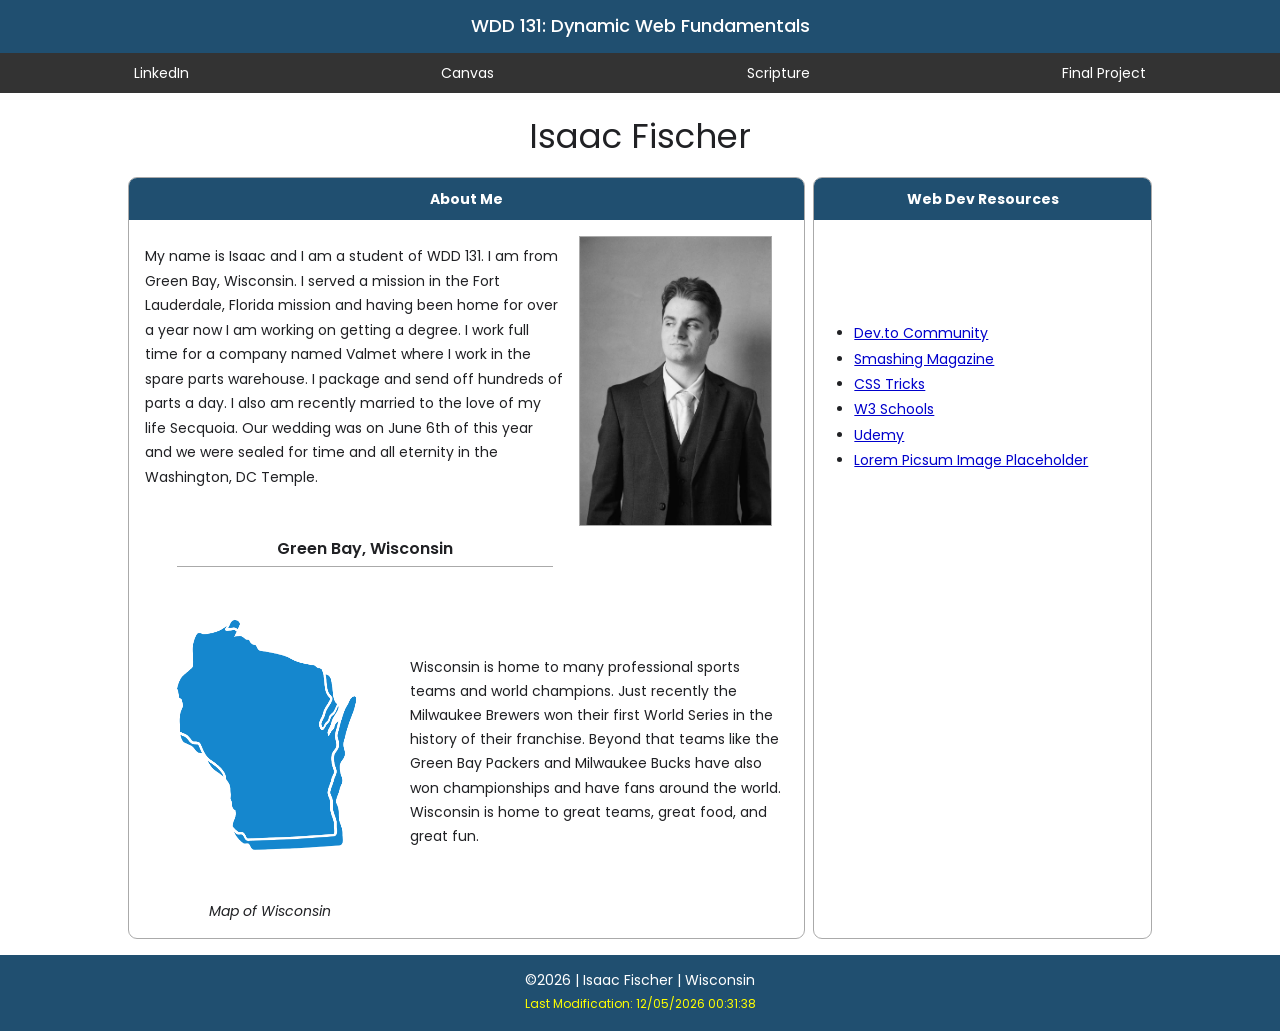
<file: index.html>
<!DOCTYPE html>
<html lang="en">
<head>
    <meta charset="UTF-8">
    <meta name="viewport" content="width=device-width, initial-scale=1.0">
    <meta name="description" content="WDD 131 | Dynamic Web Fundamentals, Isaac Fischer, My home page for class WDD 131">
    <meta name="author" content="Isaac Fischer">
    <title>WDD 131 | Dynamic Web Fundamentals | Isaac Fischer</title>
    <link rel="stylesheet" href="styles/base.css">
    <script src="scripts/getdates.js" defer></script>
    <link rel="preconnect" href="https://fonts.googleapis.com">
    <link rel="preconnect" href="https://fonts.gstatic.com" crossorigin>
    <link href="https://fonts.googleapis.com/css2?family=Poppins:wght@400;500;600;700&display=swap"
          rel="stylesheet">
</head>

<body>
<header>
<span id="course-title">
            WDD 131: Dynamic Web Fundamentals
</span>
<nav>
    <a href="https://www.linkedin.com/" target="_blank" rel="noopener noreferrer">LinkedIn</a>

    <a href="https://byupw.instructure.com/" target="_blank" rel="noopener noreferrer">Canvas</a>

    <a href="https://www.churchofjesuschrist.org/study/scriptures/bofm/2-ne/26?lang=eng" target="_blank" rel="noopener noreferrer">Scripture</a>

    <a href="#final-project">Final Project</a>
</nav>
</header>
<main>
<h1>Isaac Fischer</h1>
<div class="card-container">
    <section class="card about-card">
        <h2>About Me</h2>

        <div class="card-content">
            <img
                class="profile-photo"
                src="images/profile-1.jpeg"
                alt="Portrait of Isaac"
            >

            <p class="biography">
                My name is Isaac and I am a student of WDD 131. I am from Green Bay, Wisconsin.
                I served a mission in the Fort Lauderdale, Florida mission and having been home for over
                a year now I am working on getting a degree. I work full time for a company named Valmet where 
                I work in the spare parts warehouse. I package and send off hundreds of parts a day. I also am recently 
                married to the love of my life Secquoia. Our wedding was on June 6th of this year and we were sealed
                for time and all eternity in the Washington, DC Temple.
            </p>

            <h3 class="location">Green Bay, Wisconsin</h3>

            <div class="wisconsin">
                <figure class="map">
                    <img src="images/wisconsin.png" alt="Map of Wisconsin">

                    <figcaption>
                        Map of Wisconsin
                    </figcaption>
                </figure>  
                <p>
                    Wisconsin is home to many professional sports teams and world champions.
                    Just recently the Milwaukee Brewers won their first World Series in the 
                    history of their franchise. Beyond that teams like the Green Bay Packers and 
                    Milwaukee Bucks have also won championships and have fans around the world. 
                    Wisconsin is home to great teams, great food, and great fun.
                </p>
            </div>
        </div>
    </section>
    <section class="card resources-card">
                <h2>Web Dev Resources</h2>

                <div class="card-content">
                    <ul>
                        <li>
                            <a href="https://dev.to/"
                               target="_blank"
                               rel="noopener noreferrer">
                                Dev.to Community
                            </a>
                        </li>

                        <li>
                            <a href="https://www.smashingmagazine.com/"
                               target="_blank"
                               rel="noopener noreferrer">
                                Smashing Magazine
                            </a>
                        </li>

                        <li>
                            <a href="https://css-tricks.com/"
                               target="_blank"
                               rel="noopener noreferrer">
                                CSS Tricks
                            </a>
                        </li>

                        <li>
                            <a href="https://www.w3schools.com/"
                               target="_blank"
                               rel="noopener noreferrer">
                                W3 Schools
                            </a>
                        </li>

                        <li>
                            <a href="https://www.udemy.com/"
                               target="_blank"
                               rel="noopener noreferrer">
                                Udemy
                            </a>
                        </li>

                        <li>
                            <a href="https://picsum.photos/"
                               target="_blank"
                               rel="noopener noreferrer">
                                Lorem Picsum Image Placeholder
                            </a>
                        </li>
                    </ul>
                </div>
            </section>

        </div>
</main>
<footer id="final-project">
        <p class="copyright">
            &copy;<span id="currentyear"></span>
            | Isaac Fischer | Wisconsin
        </p>

        <p id="lastModified"></p>
</footer>
</body>
</html>
</file>
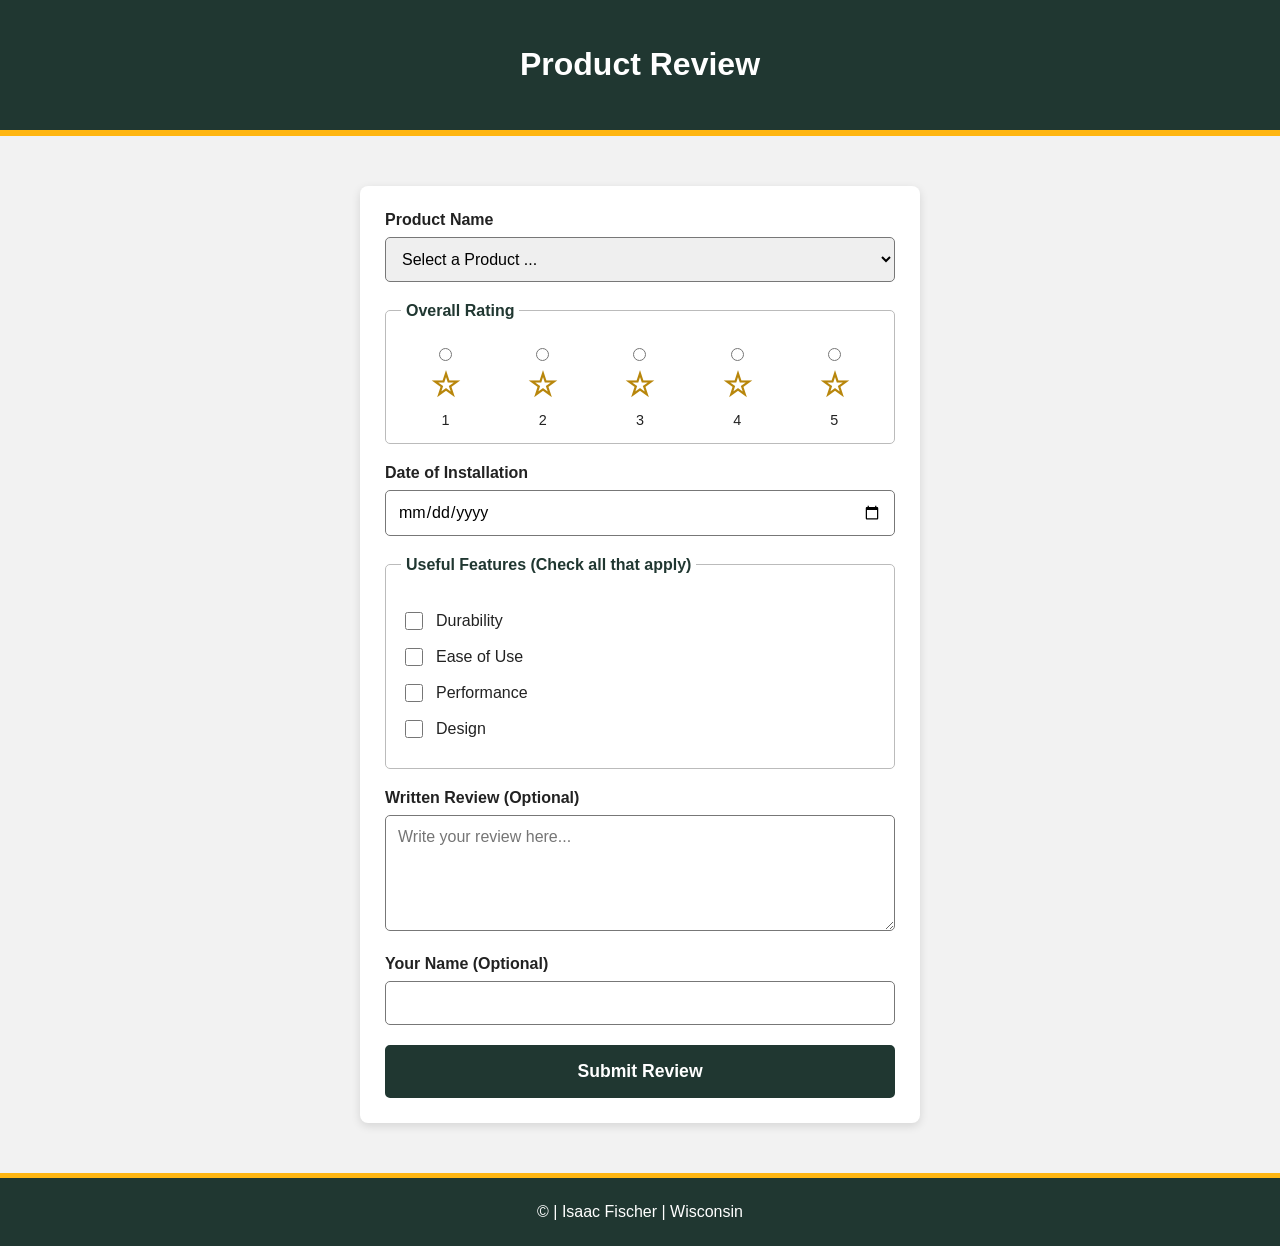
<file: form.html>
<!DOCTYPE html>
<html lang="en">
<head>
    <meta charset="UTF-8">
    <meta name="viewport" content="width=device-width, initial-scale=1.0">
    <meta name="description" content="This is a generic form to submit a product review for WDD 131">
    <meta name="author" content="Isaac Fischer">
    <title>Product Review Form</title>
    <link rel="stylesheet" href="styles/form.css">
    <script src="scripts/form.js" defer></script>
    <link rel="preconnect" href="https://fonts.googleapis.com">
    <link rel="preconnect" href="https://fonts.gstatic.com" crossorigin>
    <link href="https://fonts.googleapis.com/css2?family=Poppins:wght@400;500;600;700&display=swap"
          rel="stylesheet">
</head>

<body>
    <header>
        <h1>Product Review</h1>
    </header>

    <main>
        <form method="get" action="review.html">

            <label for="product">Product Name</label>
            <select id="product" name="product" required>
                <option value="" disabled selected>Select a Product ...</option>
            </select>

            <fieldset>
                <legend>Overall Rating</legend>

                <div class="rating">
                    <div>
                        <input type="radio" id="rating1"
                            name="rating" value="1" required>
                        <label for="rating1">☆</label>
                        <span>1</span>
                    </div>

                    <div>
                        <input type="radio" id="rating2"
                            name="rating" value="2" required>
                        <label for="rating2">☆</label>
                        <span>2</span>
                    </div>

                    <div>
                        <input type="radio" id="rating3"
                            name="rating" value="3" required>
                        <label for="rating3">☆</label>
                        <span>3</span>
                    </div>

                    <div>
                        <input type="radio" id="rating4"
                            name="rating" value="4" required>
                        <label for="rating4">☆</label>
                        <span>4</span>
                    </div>

                    <div>
                        <input type="radio" id="rating5"
                            name="rating" value="5" required>
                        <label for="rating5">☆</label>
                        <span>5</span>
                    </div>
                </div>
            </fieldset>

            <label for="installation">Date of Installation</label>
            <input type="date" id="installation"
                name="installation" required>

            <fieldset>
                <legend>Useful Features (Check all that apply)</legend>

                <label class="checkbox-label" for="durability">
                    <input type="checkbox" id="durability"
                        name="features" value="Durability">
                    Durability
                </label>

                <label class="checkbox-label" for="ease">
                    <input type="checkbox" id="ease"
                        name="features" value="Ease of Use">
                    Ease of Use
                </label>

                <label class="checkbox-label" for="performance">
                    <input type="checkbox" id="performance"
                        name="features" value="Performance">
                    Performance
                </label>

                <label class="checkbox-label" for="design">
                    <input type="checkbox" id="design"
                        name="features" value="Design">
                    Design
                </label>
            </fieldset>

            <label for="written-review">
                Written Review (Optional)
            </label>
            <textarea id="written-review"
                name="written-review"
                rows="5"
                placeholder="Write your review here..."></textarea>

            <label for="username">Your Name (Optional)</label>
            <input type="text" id="username" name="username">

            <input type="submit" value="Submit Review">
        </form>
    </main>

    <footer id="final-project">
        <p class="copyright">
            &copy;<span id="currentyear"></span>
            | Isaac Fischer | Wisconsin
        </p>

        <p id="lastModified"></p>
</footer>
</body>
</html>
</file>
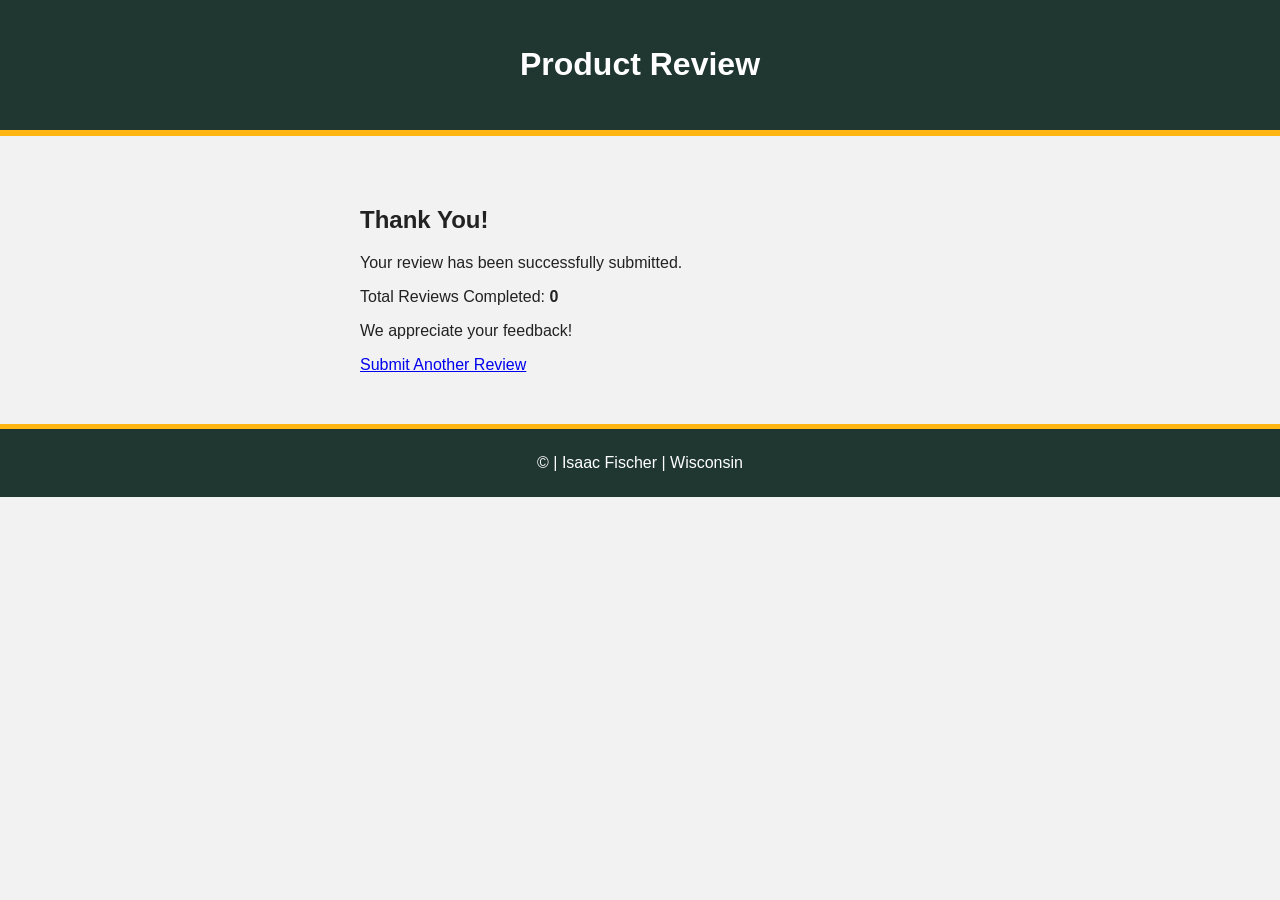
<file: review.html>
<!DOCTYPE html>
<html lang="en">
<head>
    <meta charset="UTF-8">
    <meta name="viewport" content="width=device-width, initial-scale=1.0">
    <meta name="description" content="Product review page to confirm review was successully submitted">
    <meta name="author" content="Isaac Fischer">
    <title>Review Submitted</title>
    <link rel="stylesheet" href="styles/form.css">
    <script src="scripts/review.js" defer></script>
    <link rel="preconnect" href="https://fonts.googleapis.com">
    <link rel="preconnect" href="https://fonts.gstatic.com" crossorigin>
    <link href="https://fonts.googleapis.com/css2?family=Poppins:wght@400;500;600;700&display=swap"
          rel="stylesheet">
</head>

<body>
    <header>
        <h1>Product Review</h1>
    </header>

    <main>
        <section class="confirmation">
            <h2>Thank You!</h2>

            <p>Your review has been successfully submitted.</p>

            <p>
                Total Reviews Completed:
                <strong id="review-count">0</strong>
            </p>

            <p>We appreciate your feedback!</p>

            <a href="form.html">Submit Another Review</a>
        </section>
    </main>

    <footer id="final-project">
        <p class="copyright">
            &copy;<span id="currentyear"></span>
            | Isaac Fischer | Wisconsin
        </p>

        <p id="lastModified"></p>
</body>
</html>
</file>
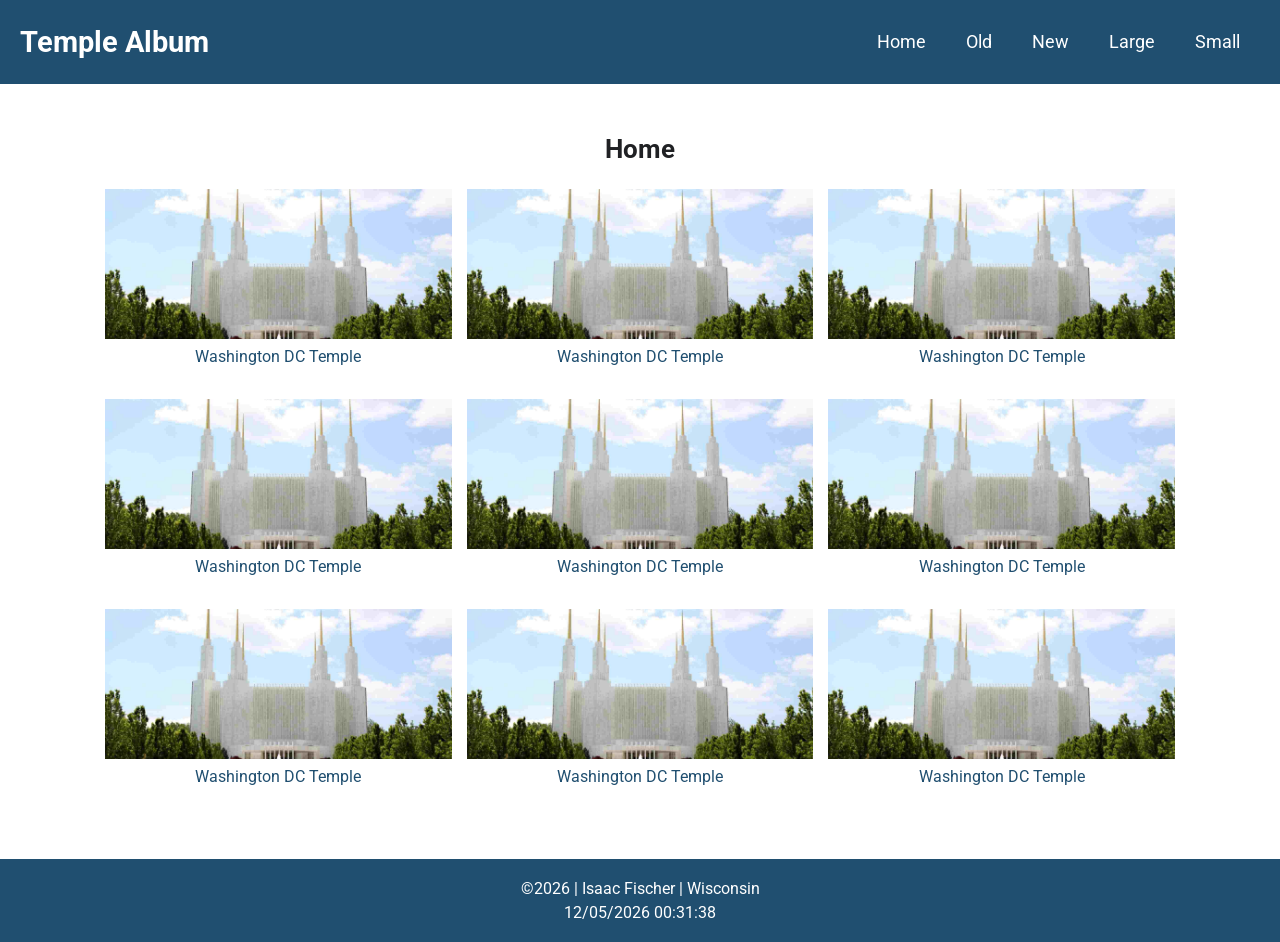
<file: temples.html>
<!DOCTYPE html>
<html lang="en">
<head>
    <meta charset="UTF-8">
    <meta name="viewport" content="width=device-width, initial-scale=1.0">
    <meta name="description" content="Temple Album featuring photos of several kinds of temples with different shapes and sizes.">
    <meta name="author" content="Isaac Fischer">
    <title>Temple Album</title>

    <!-- Google Fonts -->
    <link rel="preconnect" href="https://fonts.googleapis.com">
    <link rel="preconnect" href="https://fonts.gstatic.com" crossorigin>
    <link href="https://fonts.googleapis.com/css2?family=Roboto:wght@400;500;700&display=swap"
          rel="stylesheet">

    <!-- CSS files: mobile first -->
    <link rel="stylesheet" href="styles/temples.css">
    <link rel="stylesheet" href="styles/temples-large.css">

    <!-- JavaScript -->
    <script src="scripts/temples.js" defer></script>
</head>

<body>

    <header>
        <div class="header-container">
            <h2>Temple Album</h2>

            <button id="menu-button"
                    aria-label="Open navigation menu"
                    aria-expanded="false">
                ☰
            </button>

            <nav id="navigation">
                <a href="temples.html">Home</a>
                <a href="#old">Old</a>
                <a href="#new">New</a>
                <a href="#large">Large</a>
                <a href="#small">Small</a>
            </nav>
        </div>
    </header>

    <main>
        <h1>Home</h1>

        <div class="temple-grid">

            <figure>
                <img src="images/dc-temple.jpeg"
                     alt="Washington DC Temple">
                <figcaption>Washington DC Temple</figcaption>
            </figure>

            <figure>
                <img src="images/dc-temple.jpeg"
                     alt="Washington DC Temple">
                <figcaption>Washington DC Temple</figcaption>
            </figure>

            <figure>
                <img src="images/dc-temple.jpeg"
                     alt="Washington DC Temple">
                <figcaption>Washington DC Temple</figcaption>
            </figure>

            <figure>
                <img src="images/dc-temple.jpeg"
                     alt="Washington DC Temple">
                <figcaption>Washington DC Temple</figcaption>
            </figure>

            <figure>
                <img src="images/dc-temple.jpeg"
                     alt="Washington DC Temple">
                <figcaption>Washington DC Temple</figcaption>
            </figure>

            <figure>
                <img src="images/dc-temple.jpeg"
                     alt="Washington DC Temple">
                <figcaption>Washington DC Temple</figcaption>
            </figure>

            <figure>
                <img src="images/dc-temple.jpeg"
                     alt="Washington DC Temple">
                <figcaption>Washington DC Temple</figcaption>
            </figure>

            <figure>
                <img src="images/dc-temple.jpeg"
                     alt="Washington DC Temple">
                <figcaption>Washington DC Temple</figcaption>
            </figure>

            <figure>
                <img src="images/dc-temple.jpeg"
                     alt="Washington DC Temple">
                <figcaption>Washington DC Temple</figcaption>
            </figure>

        </div>
    </main>

    <footer id="final-project">
        <p class="copyright">
            &copy;<span id="currentyear"></span>
            | Isaac Fischer | Wisconsin
        </p>

        <p id="lastModified"></p>
</footer>

</body>
</html>
</file>
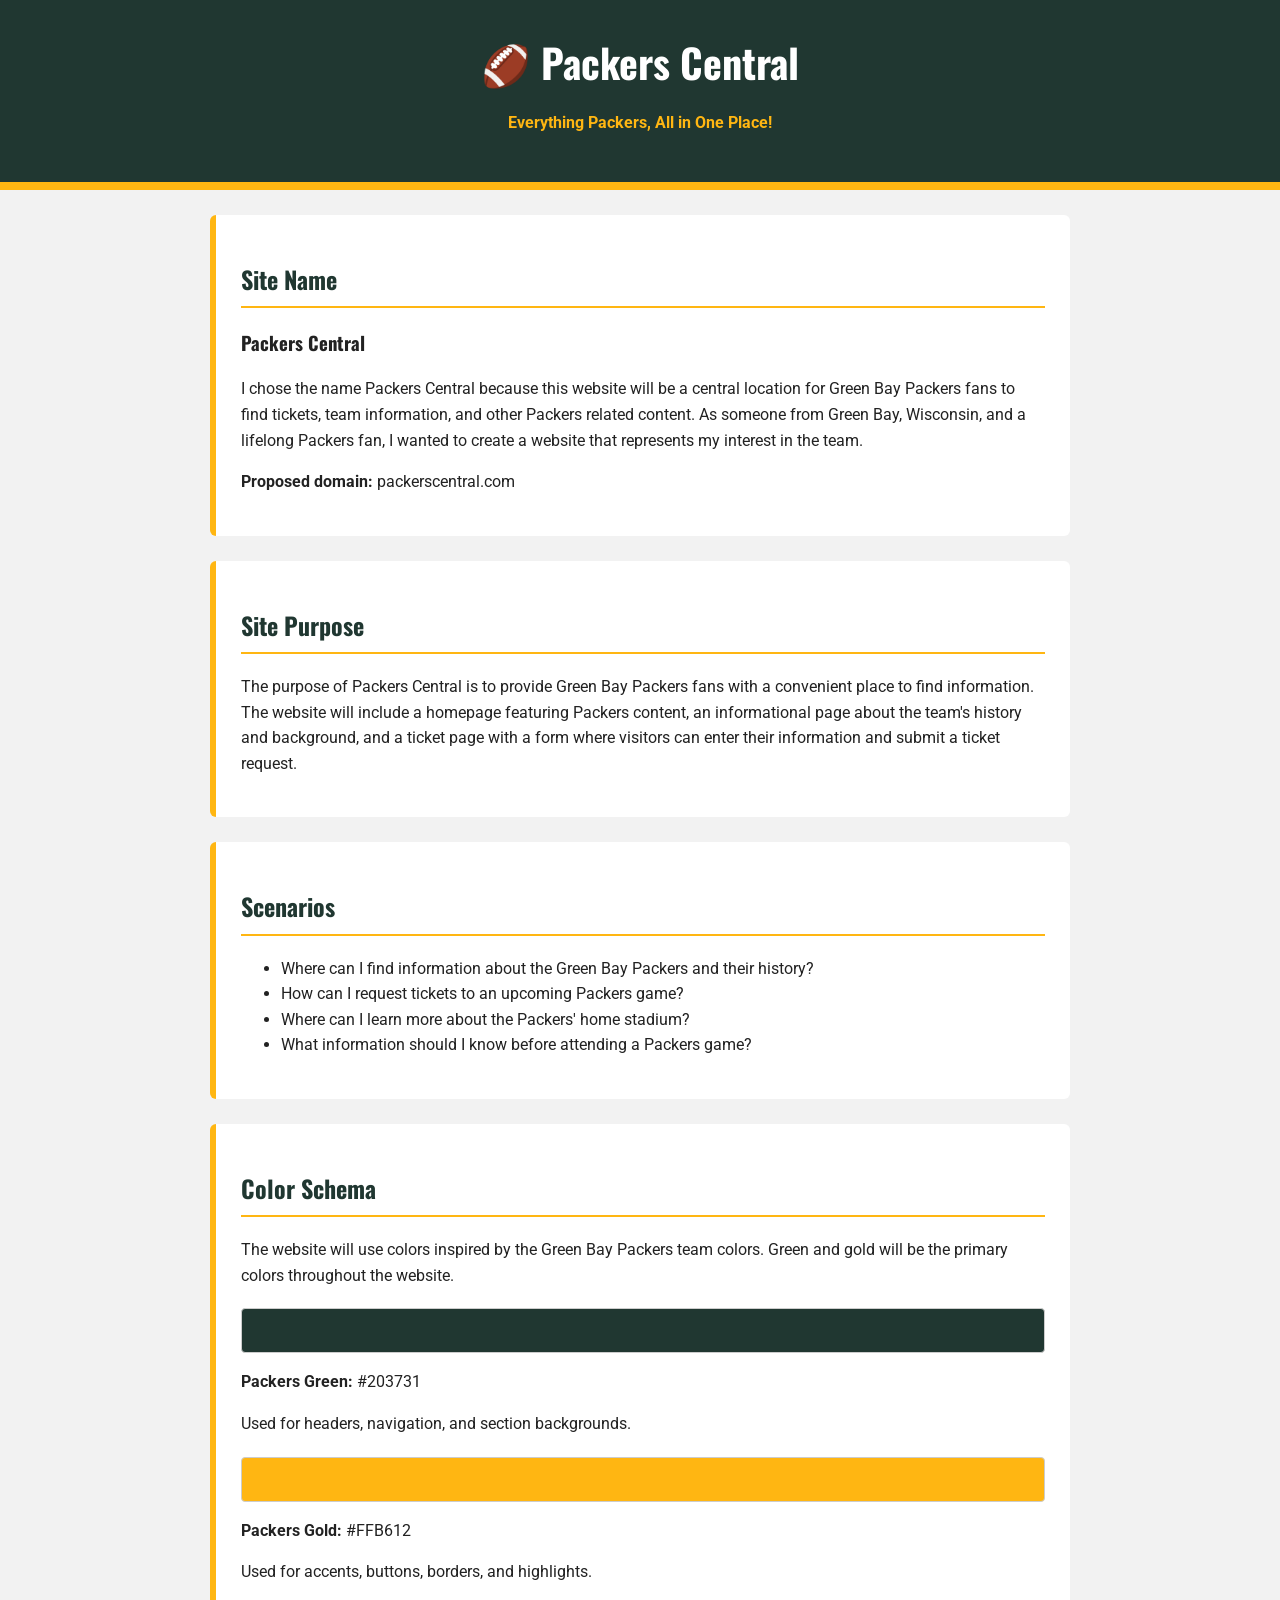
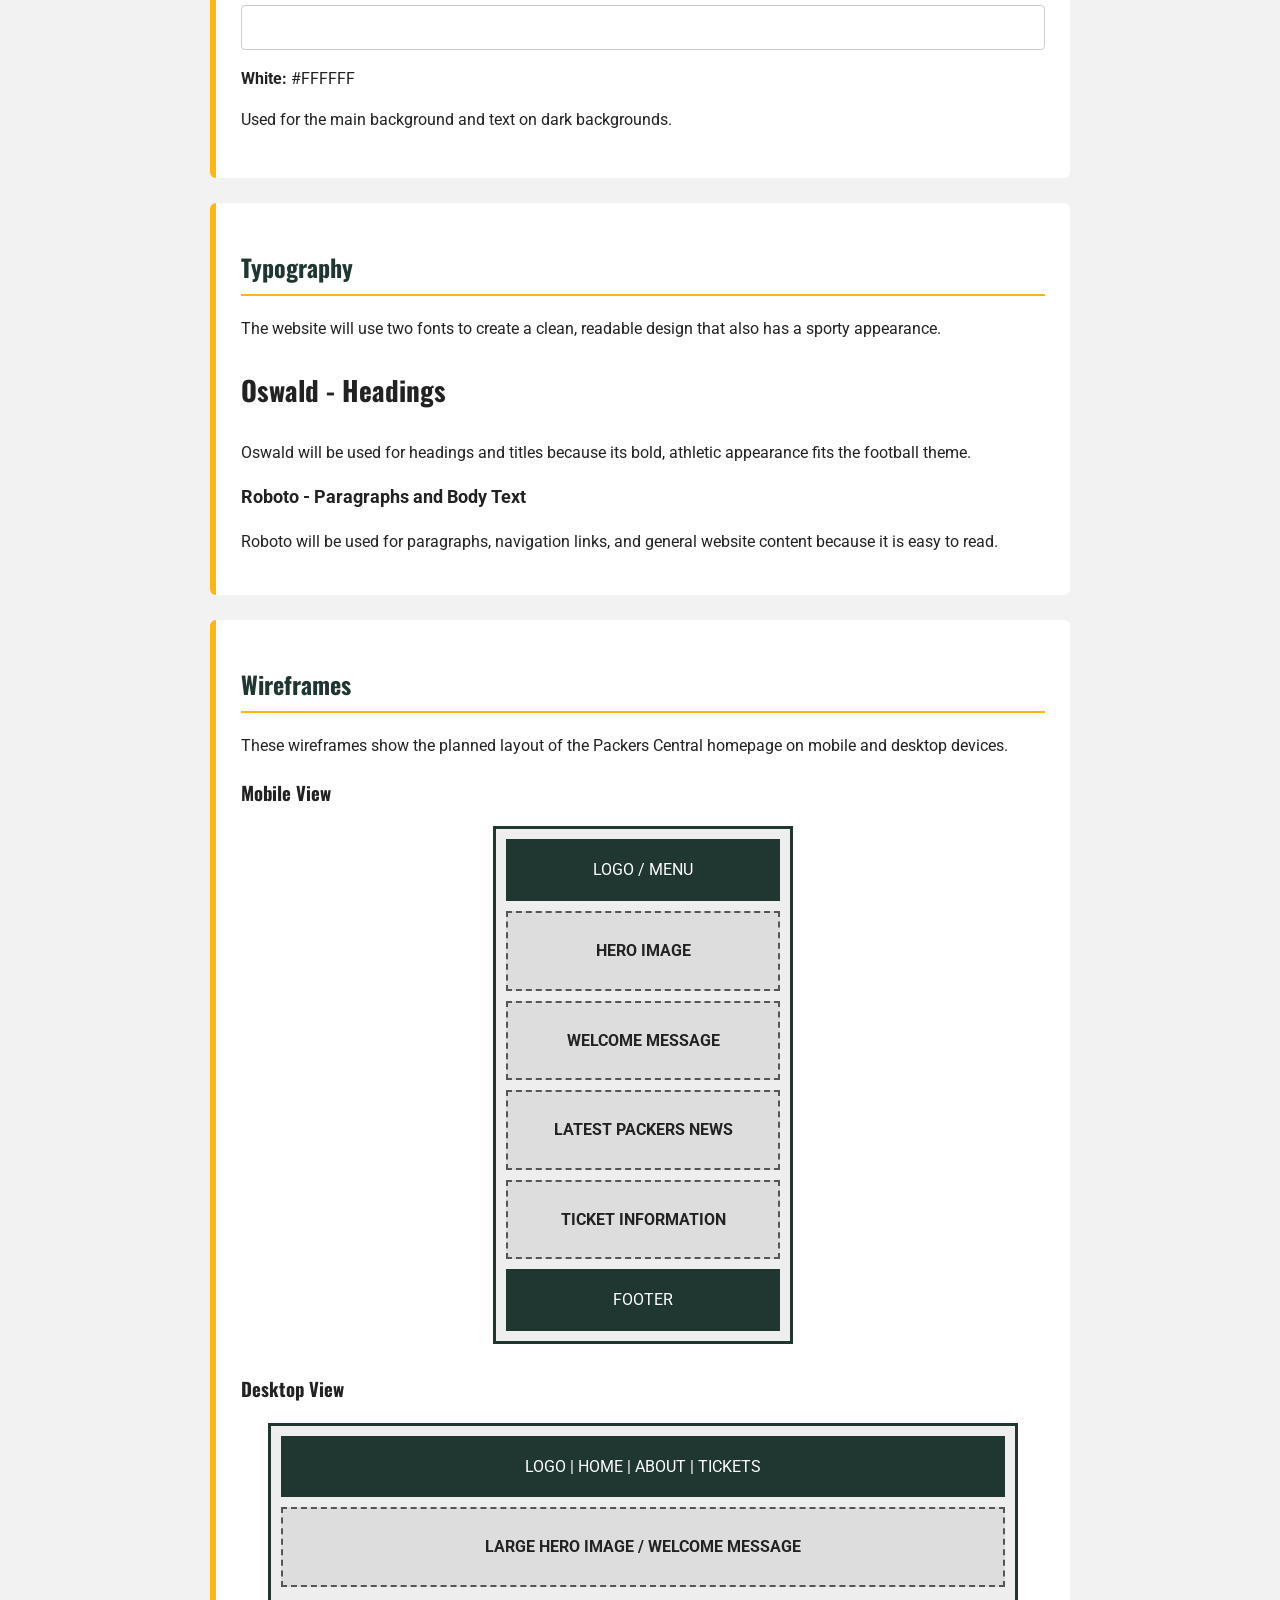
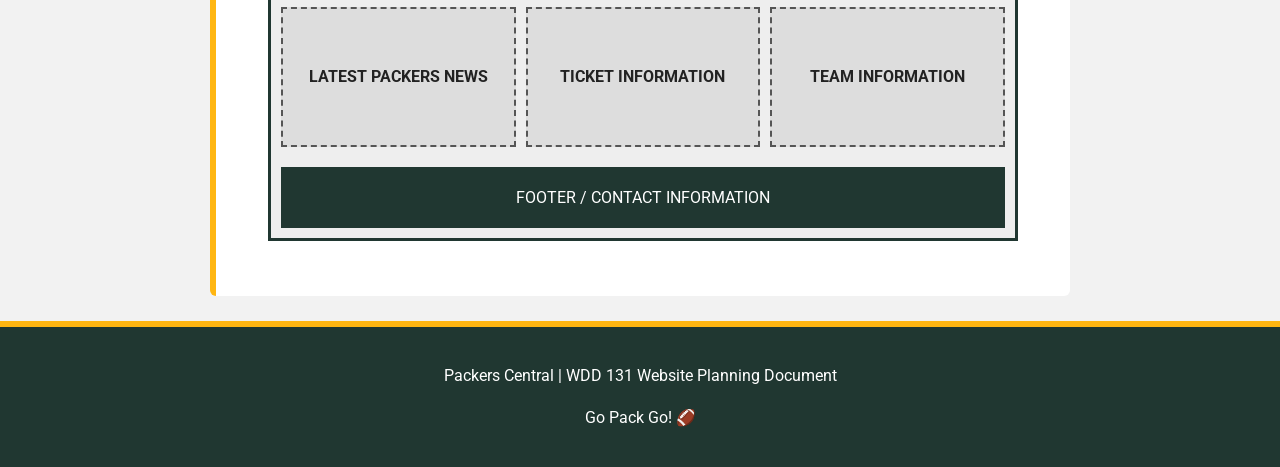
<file: project/siteplan.html>
<!DOCTYPE html>
<html lang="en">
<head>
    <meta charset="UTF-8">
    <meta name="viewport" content="width=device-width, initial-scale=1.0">
    <title>Packers Central | Site Plan</title>
    <meta name="description" content="Website planning document for Packers Central, a Green Bay Packers fan website.">
    <meta name="author" content="Isaac Fischer">
    <link rel="stylesheet" href="siteplan.css">
</head>
<body>
    <header>
        <h1>🏈 Packers Central</h1>
        <p>Everything Packers, All in One Place!</p>
    </header>

    <main>
        <section>
            <h2>Site Name</h2>
            <h3>Packers Central</h3>
            <p>
                I chose the name Packers Central because this website
                will be a central location for Green Bay Packers fans
                to find tickets, team information, and other Packers
                related content. As someone from Green Bay, Wisconsin,
                and a lifelong Packers fan, I wanted to create a website
                that represents my interest in the team.
            </p>
            <p><strong>Proposed domain:</strong> packerscentral.com</p>
        </section>

        <section>
            <h2>Site Purpose</h2>
            <p>
                The purpose of Packers Central is to provide Green Bay
                Packers fans with a convenient place to find information.
                The website will include a homepage
                featuring Packers content, an informational page about
                the team's history and background, and a ticket page
                with a form where visitors can enter their information
                and submit a ticket request.
            </p>
        </section>

        <section>
            <h2>Scenarios</h2>
            <ul>
                <li>Where can I find information about the Green Bay
                    Packers and their history?</li>
                <li>How can I request tickets to an upcoming Packers game?</li>
                <li>Where can I learn more about the Packers' home stadium?</li>
                <li>What information should I know before attending
                    a Packers game?</li>
            </ul>
        </section>

        <section>
            <h2>Color Schema</h2>
            <p>
                The website will use colors inspired by the Green Bay
                Packers team colors. Green and gold will be the primary
                colors throughout the website.
            </p>

            <div class="color-example">
                <div class="color-box packers-green"></div>
                <p><strong>Packers Green:</strong> #203731</p>
                <p>Used for headers, navigation, and section backgrounds.</p>
            </div>

            <div class="color-example">
                <div class="color-box packers-gold"></div>
                <p><strong>Packers Gold:</strong> #FFB612</p>
                <p>Used for accents, buttons, borders, and highlights.</p>
            </div>

            <div class="color-example">
                <div class="color-box white"></div>
                <p><strong>White:</strong> #FFFFFF</p>
                <p>Used for the main background and text on dark backgrounds.</p>
            </div>
        </section>

        <section>
            <h2>Typography</h2>
            <p>
                The website will use two fonts to create a clean,
                readable design that also has a sporty appearance.
            </p>

            <h3 class="heading-example">Oswald - Headings</h3>
            <p>
                Oswald will be used for headings and titles because
                its bold, athletic appearance fits the football theme.
            </p>

            <p class="body-example">Roboto - Paragraphs and Body Text</p>
            <p>
                Roboto will be used for paragraphs, navigation links,
                and general website content because it is easy to read.
            </p>
        </section>

        <section>
            <h2>Wireframes</h2>
            <p>
                These wireframes show the planned layout of the
                Packers Central homepage on mobile and desktop devices.
            </p>

            <h3>Mobile View</h3>
            <div class="wireframe mobile">
                <div class="wire-header">LOGO / MENU</div>
                <div class="wire-box">HERO IMAGE</div>
                <div class="wire-box">WELCOME MESSAGE</div>
                <div class="wire-box">LATEST PACKERS NEWS</div>
                <div class="wire-box">TICKET INFORMATION</div>
                <div class="wire-footer">FOOTER</div>
            </div>

            <h3>Desktop View</h3>
            <div class="wireframe desktop">
                <div class="wire-header">LOGO | HOME | ABOUT | TICKETS</div>
                <div class="wire-box">LARGE HERO IMAGE / WELCOME MESSAGE</div>
                <div class="wire-columns">
                    <div class="wire-box">LATEST PACKERS NEWS</div>
                    <div class="wire-box">TICKET INFORMATION</div>
                    <div class="wire-box">TEAM INFORMATION</div>
                </div>
                <div class="wire-footer">FOOTER / CONTACT INFORMATION</div>
            </div>
        </section>
    </main>

    <footer>
        <p>Packers Central | WDD 131 Website Planning Document</p>
        <p>Go Pack Go! 🏈</p>
    </footer>
</body>
</html>
</file>
<file: styles/base.css>
/* Global Styles */

* {
    box-sizing: border-box;

}

:root {
    --background-color:#ffffff;
    --text-color:#202124;
    --border-color: #aaaaaa;
    --heading-color:#204f70;
}

body {
    margin: 0;
    font-family: "Poppins", sans-serif;
    font-size: 14px;
    line-height: 1.6;
    color: var(--text-color);
    background-color: var(--background-color);
}

/* Header */

header {
    background-color: var(--heading-color);
    color: var(--background-color);
}

#course-title {
    display: block;
    text-align: center;
    padding: 12px 10px;
    font-size: 18px;
    font-weight: 500;
}

/* Navigation */

nav {
    display: flex;
    justify-content: space-around;
    align-items: center;
    flex-wrap: wrap;
    gap: 4px;
    padding: 4px 10px;
    background-color: #333333;
}

nav a {
    display: block;
    color: var(--background-color);
    text-decoration: none;
    padding: 5px 12px;
    border-radius: 4px;
    transition: background-color 0.25s ease,
                color 0.25s ease;
}

nav a:hover,
nav a:focus-visible {
    background-color: var(--background-color);
    color: var(--heading-color);
    text-decoration: underline;
    outline-offset: 3px;
}

/* Main Content */

main {
    max-width: 1024px;
    margin: 20px auto 16px;
    padding: 0;
}

h1 {
    margin: 18px 0 16px;
    text-align: center;
    font-size: 34px;
    font-weight: 400;
    line-height: 1.4;
}

.card-container {
    display: grid;
    grid-template-columns: 2fr 1fr;
    gap: 8px;
    align-items: stretch;
}

/* Cards */

.card {
    min-width: 0;
    border: 1px solid var(--border-color);
    border-radius: 9px;
    overflow: hidden;
    background-color: var(--background-color);
}

.card h2 {
    margin: 0;
    padding: 10px;
    background-color: var(--heading-color);
    color: var(--background-color);
    text-align: center;
    font-size: 14px;
    font-weight: 700;
}

.card-content {
    padding: 16px;
}

.card p {
    margin-top: 8px;
}

/* About Me */

.profile-photo {
    float: right;
    width: auto;
    height: 290px;
    object-fit: cover;
    margin: 0 16px 10px 16px;
    border: 1px solid var(--border-color);
}

.biography {
    margin: 8px 0 16px;
    line-height: 1.75;
}

.location {
    clear: both;
    max-width: 376px;
    margin: 10px 0 14px 32px;
    padding-bottom: 4px;
    border-bottom: 1px solid var(--border-color);
    text-align: center;
    font-size: 16px;
    font-weight: 600;
}


.wisconsin {
    display: flex;
    align-items: center;
    gap: 15px;
    margin-top: 12px;
}

.map {
    flex: 0 0 142px;
    margin: 0;
    text-align: center;
}

.wisconsin img{
    height: 300px;
    width: 250px;
}

.wisconsin figcaption {
    margin-top: 14px;
    font-style: italic;
    line-height: 1.5;
}

.wisconsin p {
    flex: 1;
    margin: 0;
    line-height: 1.72;
}

/* Web Development Resources */

.resources-card .card-content {
    padding-top: 102px;
}

.resources-card ul {
    margin: 0;
    padding-left: 24px;
}

.resources-card li {
    margin-bottom: 3px;
}

.resources-card a {
    color: #0000cc;
    text-decoration: underline;
}

.resources-card a:hover,
.resources-card a:focus-visible {
    color: #a00000;
}

/* Footer */

footer {
    min-height: 71px;
    padding: 12px 10px 16px;
    background-color: var(--heading-color);
    color: var(--background-color);
    text-align: center;
}

footer p {
    margin: 2px 0;
}

#lastModified {
    color: #ffff00;
    font-size: 12px;
}
</file>
<file: styles/form.css>
:root {
    --green: #203731;
    --gold: #FFB612;
    --white: #FFFFFF;
    --light-gray: #f2f2f2;
}

* {
    box-sizing: border-box;
}

body {
    margin: 0;
    font-family: 'Roboto', sans-serif;
    background-color: var(--light-gray);
    color: #222;
}

header {
    background-color: var(--green);
    color: var(--white);
    text-align: center;
    padding: 25px;
    border-bottom: 6px solid var(--gold);
}

h1, h2 {
    font-family: 'Oswald', sans-serif;
}

main {
    max-width: 600px;
    margin: 30px auto;
    padding: 20px;
}

form {
    background-color: var(--white);
    padding: 25px;
    border-radius: 8px;
    box-shadow: 0 3px 10px rgba(0, 0, 0, 0.12);
}

label, legend {
    font-weight: bold;
    display: block;
    margin-bottom: 8px;
}

input[type="text"],
input[type="date"],
select,
textarea {
    width: 100%;
    padding: 12px;
    margin-bottom: 20px;
    border: 1px solid #777;
    border-radius: 5px;
    font-family: 'Roboto', sans-serif;
    font-size: 1rem;
}

fieldset {
    border: 1px solid #bbb;
    border-radius: 5px;
    margin: 0 0 20px;
    padding: 15px;
}

legend {
    color: var(--green);
    padding: 0 5px;
}

.rating {
    display: flex;
    justify-content: space-around;
    text-align: center;
    gap: 8px;
}

.rating div {
    display: flex;
    flex-direction: column;
    align-items: center;
}

.rating input {
    margin: 5px;
}

.rating label {
    font-size: 2rem;
    color: #b8860b;
    cursor: pointer;
}

.rating span {
    font-size: 0.9rem;
}

.checkbox-label {
    display: flex;
    align-items: center;
    gap: 10px;
    margin: 12px 0;
    font-weight: normal;
}

.checkbox-label input {
    width: 18px;
    height: 18px;
}

input[type="submit"] {
    width: 100%;
    padding: 14px;
    background-color: var(--green);
    color: var(--white);
    border: 2px solid var(--green);
    border-radius: 5px;
    font-size: 1.1rem;
    font-weight: bold;
    cursor: pointer;
}

input[type="submit"]:hover {
    background-color: var(--gold);
    color: var(--green);
    border-color: var(--gold);
}

input:focus,
select:focus,
textarea:focus {
    outline: 3px solid var(--gold);
    outline-offset: 2px;
}

footer {
    background-color: var(--green);
    color: var(--white);
    text-align: center;
    padding: 20px;
    border-top: 5px solid var(--gold);
}

footer p {
    margin: 5px;
}

@media screen and (max-width: 480px) {
    main {
        padding: 12px;
        margin: 15px auto;
    }

    form {
        padding: 18px;
    }

    .rating label {
        font-size: 1.6rem;
    }
}
</file>
<file: styles/temples.css>
/* General styles */

* {
    margin: 0;
    padding: 0;
    box-sizing: border-box;
}

:root {
    --background-color:#ffffff;
    --text-color:#202124;
    --heading-color:#204f70;
}

body {
    font-family: 'Roboto', sans-serif;
    color: var(--text-color);
    background-color: var(--background-color);
}

/* Header */

header {
    background-color: var(--heading-color);
    color: var(--background-color);
    padding: 20px;
}

.header-container {
    display: flex;
    flex-direction: column;
    align-items: center;
    gap: 15px;
}

header h2 {
    font-size: 1.8rem;
}

/* Hamburger button */

#menu-button {
    background: none;
    border: none;
    color: var(--background-color);
    font-size: 2rem;
    cursor: pointer;
}

/* Navigation */

nav {
    display: none;
    flex-direction: column;
    width: 100%;
    text-align: center;
}

nav.open {
    display: flex;
}

nav a {
    color: var(--background-color);
    text-decoration: none;
    padding: 12px;
    font-size: 1.1rem;
}

nav a:hover {
    background-color: var(--heading-color);
    color: var(--background-color);
    text-decoration: underline;
}

/* Main content */

main {
    max-width: 1100px;
    margin: 30px auto;
    padding: 15px;
}

h1 {
    text-align: center;
    font-size: 1.6rem;
    margin-bottom: 25px;
}

/* Temple gallery */

.temple-grid {
    display: grid;
    grid-template-columns: 1fr;
    gap: 25px;
}

figure {
    text-align: center;
}

figure img {
    width: 100%;
    height: auto;
    display: block;
    object-fit: cover;
}

figcaption {
    color: var(--heading-color);
    padding: 8px;
    font-size: 1rem;
}

/* Footer */

footer {
    background-color: var(--heading-color);
    color: var(--background-color);
    text-align: center;
    padding: 15px;
    margin-top: 50px;
}

footer p {
    margin: 5px;
}

.modified {
    font-size: 0.8rem;
}
</file>
<file: styles/temples-large.css>
/* Larger screens */

@media screen and (min-width: 768px) {

    /* Header */

    .header-container {
        flex-direction: row;
        justify-content: space-between;
        align-items: center;
    }

    header h2 {
        font-size: 1.8rem;
    }

    /* Hide hamburger */

    #menu-button {
        display: none;
    }

    /* Navigation */

    nav {
        display: flex;
        flex-direction: row;
        justify-content: flex-end;
        width: auto;
    }

    nav a {
        padding: 12px 20px;
    }

    /* Main */

    main {
        max-width: 1100px;
        margin: 35px auto;
    }

    /* Three-column gallery */

    .temple-grid {
        grid-template-columns: repeat(3, 1fr);
        gap: 25px 15px;
    }

    figure img {
        width: 100%;
        height: 150px;
        object-fit: cover;
    }

}
</file>
<file: project/siteplan.css>
@import url('https://fonts.googleapis.com/css2?family=Oswald:wght@400;600;700&family=Roboto:wght@400;500;700&display=swap');

:root {
    --green: #203731;
    --gold: #FFB612;
    --white: #FFFFFF;
    --light-gray: #f2f2f2;
}

* {
    box-sizing: border-box;
}

body {
    margin: 0;
    font-family: 'Roboto', sans-serif;
    background-color: var(--light-gray);
    color: #222;
    line-height: 1.6;
}

header {
    background-color: var(--green);
    color: var(--white);
    text-align: center;
    padding: 30px 15px;
    border-bottom: 8px solid var(--gold);
}

header h1 {
    font-family: 'Oswald', sans-serif;
    font-size: 2.5rem;
    margin: 0;
}

header p {
    color: var(--gold);
    font-weight: bold;
}

main {
    max-width: 900px;
    margin: 25px auto;
    padding: 0 20px;
}

section {
    background-color: var(--white);
    margin-bottom: 25px;
    padding: 25px;
    border-left: 6px solid var(--gold);
    border-radius: 6px;
}

h2, h3 {
    font-family: 'Oswald', sans-serif;
}

h2 {
    color: var(--green);
    border-bottom: 2px solid var(--gold);
    padding-bottom: 8px;
}

.color-example {
    margin: 20px 0;
}

.color-box {
    width: 100%;
    height: 45px;
    border: 1px solid #ccc;
    border-radius: 4px;
}

.packers-green {
    background-color: #203731;
}

.packers-gold {
    background-color: #FFB612;
}

.white {
    background-color: #FFFFFF;
}

.heading-example {
    font-family: 'Oswald', sans-serif;
    font-size: 1.7rem;
}

.body-example {
    font-family: 'Roboto', sans-serif;
    font-size: 1.1rem;
    font-weight: bold;
}

.wireframe {
    border: 3px solid var(--green);
    background-color: #eee;
    padding: 10px;
    margin: 15px auto 30px;
    text-align: center;
}

.mobile {
    max-width: 300px;
}

.desktop {
    max-width: 750px;
}

.wire-header,
.wire-footer {
    background-color: var(--green);
    color: white;
    padding: 18px 5px;
    margin-bottom: 10px;
}

.wire-footer {
    margin: 10px 0 0;
}

.wire-box {
    background-color: #ddd;
    border: 2px dashed #555;
    padding: 25px 8px;
    margin: 10px 0;
    min-height: 75px;
    display: flex;
    justify-content: center;
    align-items: center;
    font-weight: bold;
}

.wire-columns {
    display: grid;
    grid-template-columns: repeat(3, 1fr);
    gap: 10px;
}

.wire-columns .wire-box {
    min-height: 140px;
}

footer {
    background-color: var(--green);
    color: white;
    text-align: center;
    padding: 20px;
    border-top: 6px solid var(--gold);
}

@media screen and (max-width: 600px) {
    header h1 {
        font-size: 2rem;
    }

    section {
        padding: 18px;
    }

    .wire-columns {
        grid-template-columns: 1fr;
    }
}
</file>
